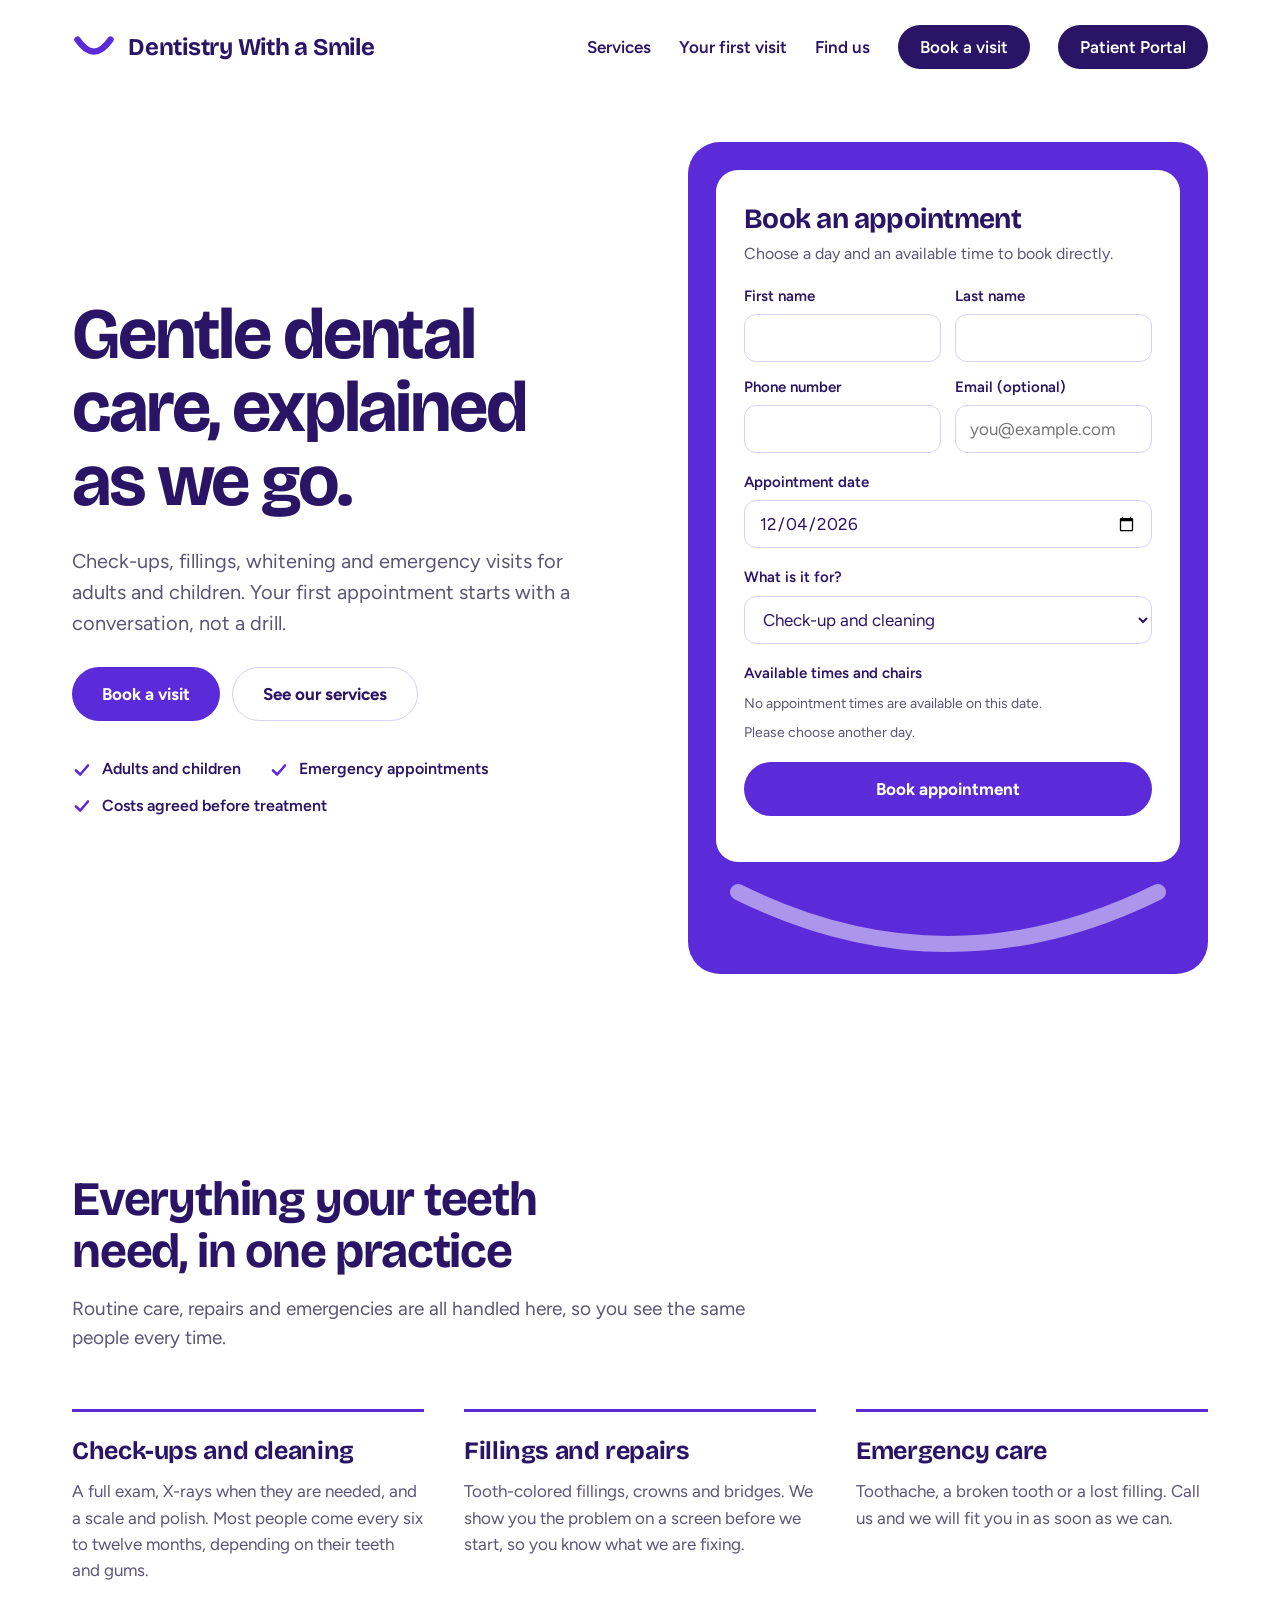
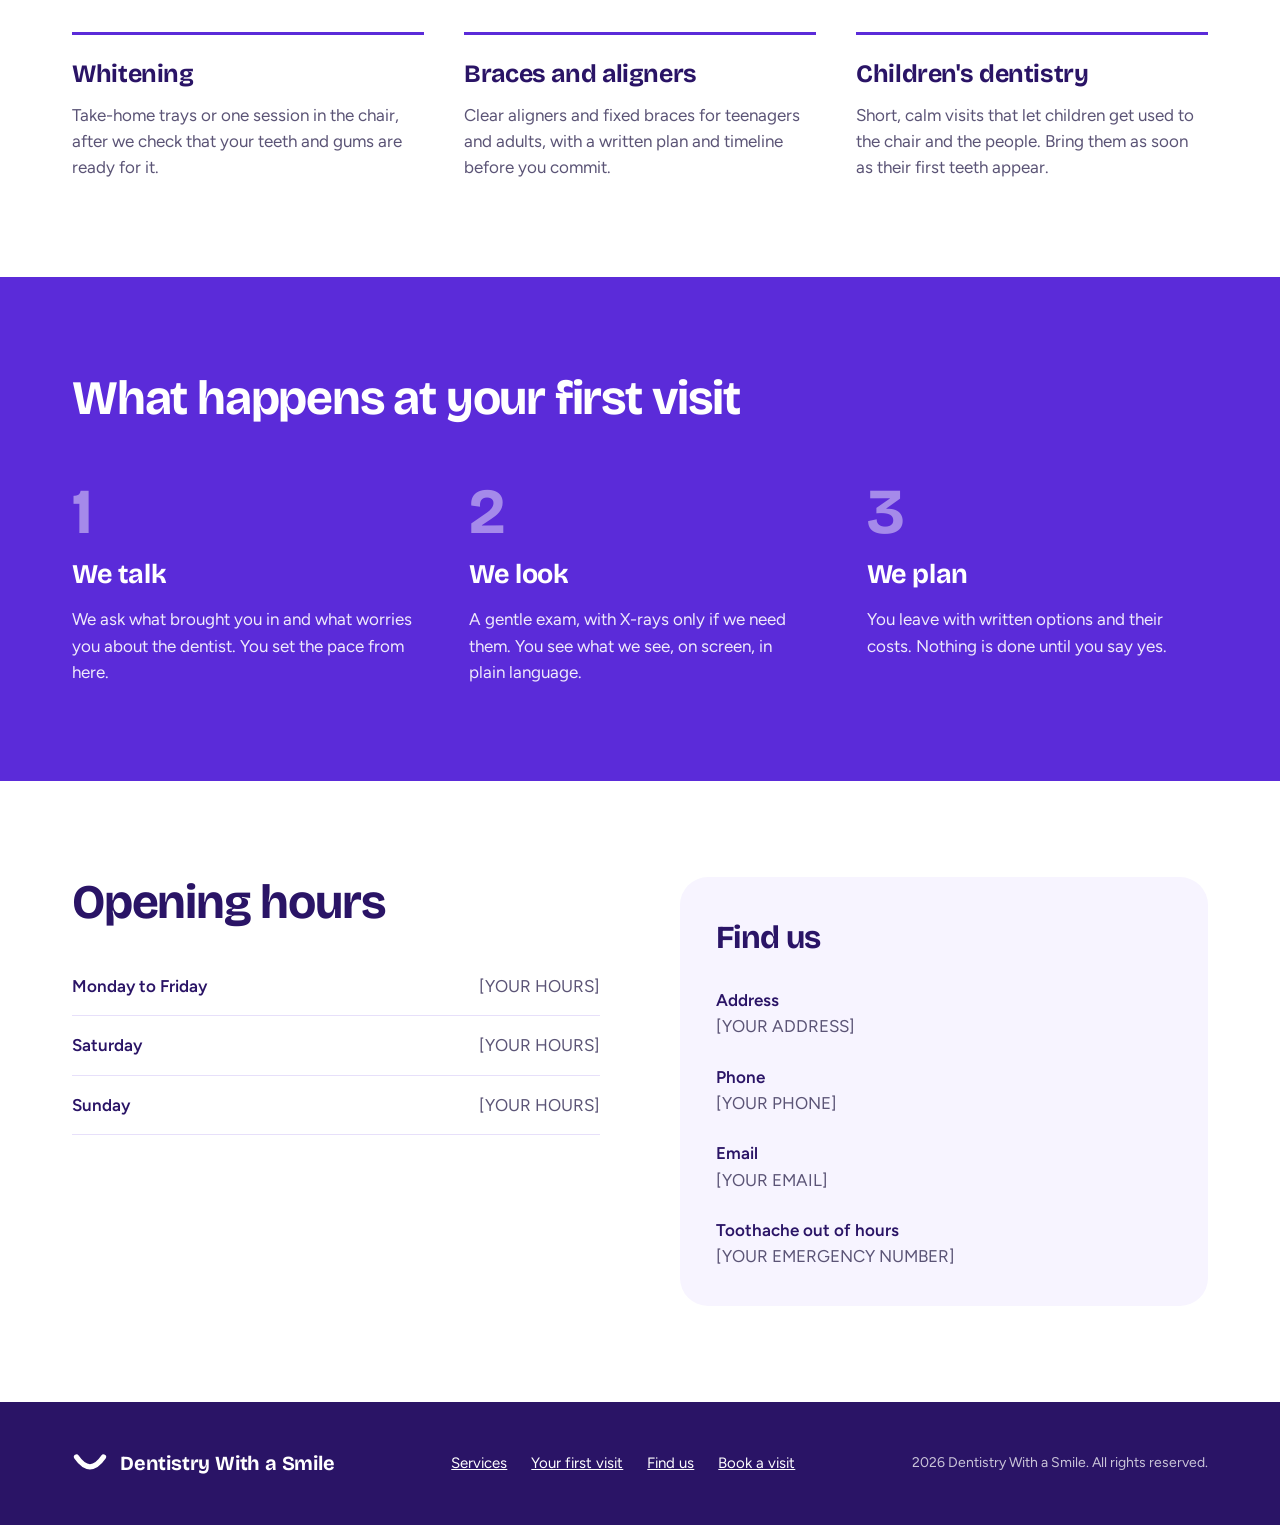
<file: Dental/index.html>
<!doctype html>
<html lang="en">
<head>
<meta charset="utf-8">
<meta name="viewport" content="width=device-width, initial-scale=1">
<title>Lilac Row Dental</title>
<link rel="stylesheet" href="styles/style.css">
<link rel="preconnect" href="https://fonts.googleapis.com">
<link rel="preconnect" href="https://fonts.gstatic.com" crossorigin>
<link rel="stylesheet" href="https://fonts.googleapis.com/css2?family=Bricolage+Grotesque:opsz,wght@12..96,500;12..96,700&family=Figtree:wght@400;500;600;700&display=swap">
<style>

</style>
</head>
<body>

<header>
  <div class="wrap header-inner">
    <a class="logo" href="#top">
      <svg viewBox="0 0 48 32" width="44" height="30" aria-hidden="true">
        <path d="M6 8 Q24 34 42 8" fill="none" stroke="#5B2BD9" stroke-width="7" stroke-linecap="round"></path>
      </svg>
      <span class="logo-name">Dentistry With a Smile</span>
    </a>
    <nav class="nav">
      <a href="#services">Services</a>
      <a href="#first-visit">Your first visit</a>
      <a href="#visit">Find us</a>
      <a class="nav-cta" href="#book">Book a visit</a>
      <a class="nav-cta" href="#patient-portal">Patient Portal</a>
    </nav>
  </div>
</header>

<main>
  <section id="top" class="hero">
    <div class="wrap hero-inner">
      <div class="hero-copy">
        <h1>Gentle dental care, explained as we go.</h1>
        <p class="hero-lead">Check-ups, fillings, whitening and emergency visits for adults and children. Your first appointment starts with a conversation, not a drill.</p>
        <div class="hero-actions">
          <a class="btn btn-primary" href="#book">Book a visit</a>
          <a class="btn btn-outline" href="#services">See our services</a>
        </div>
        <ul class="checks">
          <li>
            <svg viewBox="0 0 20 20" width="20" height="20" aria-hidden="true"><path d="M4 10.5 8.2 14.5 16 5.5" fill="none" stroke="#5B2BD9" stroke-width="2.6" stroke-linecap="round" stroke-linejoin="round"></path></svg>
            Adults and children
          </li>
          <li>
            <svg viewBox="0 0 20 20" width="20" height="20" aria-hidden="true"><path d="M4 10.5 8.2 14.5 16 5.5" fill="none" stroke="#5B2BD9" stroke-width="2.6" stroke-linecap="round" stroke-linejoin="round"></path></svg>
            Emergency appointments
          </li>
          <li>
            <svg viewBox="0 0 20 20" width="20" height="20" aria-hidden="true"><path d="M4 10.5 8.2 14.5 16 5.5" fill="none" stroke="#5B2BD9" stroke-width="2.6" stroke-linecap="round" stroke-linejoin="round"></path></svg>
            Costs agreed before treatment
          </li>
        </ul>
      </div>

      <div id="book" class="panel">
        <svg class="panel-arc" viewBox="0 0 520 90" aria-hidden="true">
          <path d="M50 14 Q260 118 470 14" fill="none" stroke="#FFFFFF" stroke-opacity="0.5" stroke-width="16" stroke-linecap="round"></path>
        </svg>
        <form class="card" id="booking-form">
          <div>
            <h2>Book an appointment</h2>
            <p class="sub">Choose a day and an available time to book directly.</p>
          </div>
          <div class="row">
            <div class="field">
              <label for="pt-fname">First name</label>
              <input class="input" id="pt-fname" type="text" autocomplete="given-name" maxlength="80" required>
            </div>
            <div class="field">
              <label for="pt-lname">Last name</label>
              <input class="input" id="pt-lname" type="text" autocomplete="family-name" maxlength="80" required>
            </div>
            <div class="field">
              <label for="pt-phone">Phone number</label>
              <input class="input" id="pt-phone" type="tel" autocomplete="tel" maxlength="20" required>
            </div>
            <div class="field">
              <label for="pt-email">Email (optional)</label>
              <input class="input" id="pt-email" type="email" autocomplete="email" maxlength="254" placeholder="you@example.com">
            </div>
          </div>
          <div class="field">
            <label for="pt-date">Appointment date</label>
            <input class="input" id="pt-date" type="date" required>
          </div>
          <div class="field">
            <label for="pt-service">What is it for?</label>
            <select class="input" id="pt-service">
              <option>Check-up and cleaning</option>
              <option>Toothache or something broken</option>
              <option>Filling or repair</option>
              <option>Whitening</option>
              <option>Braces or aligners</option>
              <option>My child's first visit</option>
            </select>
          </div>
          <fieldset class="group" aria-describedby="pt-availability-message">
            <legend class="group-label">Available times and chairs</legend>
            <p class="availability-message" id="pt-availability-message" aria-live="polite"></p>
            <div class="available-slots" id="pt-available-slots" role="group" aria-label="Available appointment slots"></div>
          </fieldset>
          <button class="btn btn-primary" id="pt-submit" type="submit">Book appointment</button>
          <p id="booking-status" class="status" role="status" aria-live="polite"></p>
        </form>
      </div>
    </div>
  </section>

  <section id="services" class="section">
    <div class="wrap services">
      <div class="section-head">
        <h2 class="h2">Everything your teeth need, in one practice</h2>
        <p>Routine care, repairs and emergencies are all handled here, so you see the same people every time.</p>
      </div>
      <div class="service-grid">
        <div class="service">
          <h3>Check-ups and cleaning</h3>
          <p>A full exam, X-rays when they are needed, and a scale and polish. Most people come every six to twelve months, depending on their teeth and gums.</p>
        </div>
        <div class="service">
          <h3>Fillings and repairs</h3>
          <p>Tooth-colored fillings, crowns and bridges. We show you the problem on a screen before we start, so you know what we are fixing.</p>
        </div>
        <div class="service">
          <h3>Emergency care</h3>
          <p>Toothache, a broken tooth or a lost filling. Call us and we will fit you in as soon as we can.</p>
        </div>
        <div class="service">
          <h3>Whitening</h3>
          <p>Take-home trays or one session in the chair, after we check that your teeth and gums are ready for it.</p>
        </div>
        <div class="service">
          <h3>Braces and aligners</h3>
          <p>Clear aligners and fixed braces for teenagers and adults, with a written plan and timeline before you commit.</p>
        </div>
        <div class="service">
          <h3>Children's dentistry</h3>
          <p>Short, calm visits that let children get used to the chair and the people. Bring them as soon as their first teeth appear.</p>
        </div>
      </div>
    </div>
  </section>

  <section id="first-visit" class="section steps-section">
    <div class="wrap steps-wrap">
      <h2 class="h2">What happens at your first visit</h2>
      <div class="steps">
        <div class="step">
          <span class="step-num">1</span>
          <h3>We talk</h3>
          <p>We ask what brought you in and what worries you about the dentist. You set the pace from here.</p>
        </div>
        <div class="step">
          <span class="step-num">2</span>
          <h3>We look</h3>
          <p>A gentle exam, with X-rays only if we need them. You see what we see, on screen, in plain language.</p>
        </div>
        <div class="step">
          <span class="step-num">3</span>
          <h3>We plan</h3>
          <p>You leave with written options and their costs. Nothing is done until you say yes.</p>
        </div>
      </div>
    </div>
  </section>

  <section id="visit" class="section">
    <div class="wrap visit-inner">
      <div class="hours">
        <h2 class="h2">Opening hours</h2>
        <dl>
          <div class="item"><dt>Monday to Friday</dt><dd>[YOUR HOURS]</dd></div>
          <div class="item"><dt>Saturday</dt><dd>[YOUR HOURS]</dd></div>
          <div class="item"><dt>Sunday</dt><dd>[YOUR HOURS]</dd></div>
        </dl>
      </div>
      <div class="contact">
        <h2>Find us</h2>
        <div><span class="label">Address</span><span class="value">[YOUR ADDRESS]</span></div>
        <div><span class="label">Phone</span><span class="value">[YOUR PHONE]</span></div>
        <div><span class="label">Email</span><span class="value">[YOUR EMAIL]</span></div>
        <div><span class="label">Toothache out of hours</span><span class="value">[YOUR EMERGENCY NUMBER]</span></div>
      </div>
    </div>
  </section>
</main>

<footer class="footer">
  <div class="wrap footer-inner">
    <div class="logo">
      <svg viewBox="0 0 48 32" width="36" height="24" aria-hidden="true">
        <path d="M6 8 Q24 34 42 8" fill="none" stroke="#FFFFFF" stroke-width="7" stroke-linecap="round"></path>
      </svg>
      <span class="logo-name">Dentistry With a Smile</span>
    </div>
    <nav>
      <a href="#services">Services</a>
      <a href="#first-visit">Your first visit</a>
      <a href="#visit">Find us</a>
      <a href="#book">Book a visit</a>
    </nav>
    <small>2026 Dentistry With a Smile. All rights reserved.</small>
  </div>
</footer>
<script src="Javascript/storage.js" defer></script>
<script src="Javascript/Booking.js" defer></script>
</body>
</html>
</file>
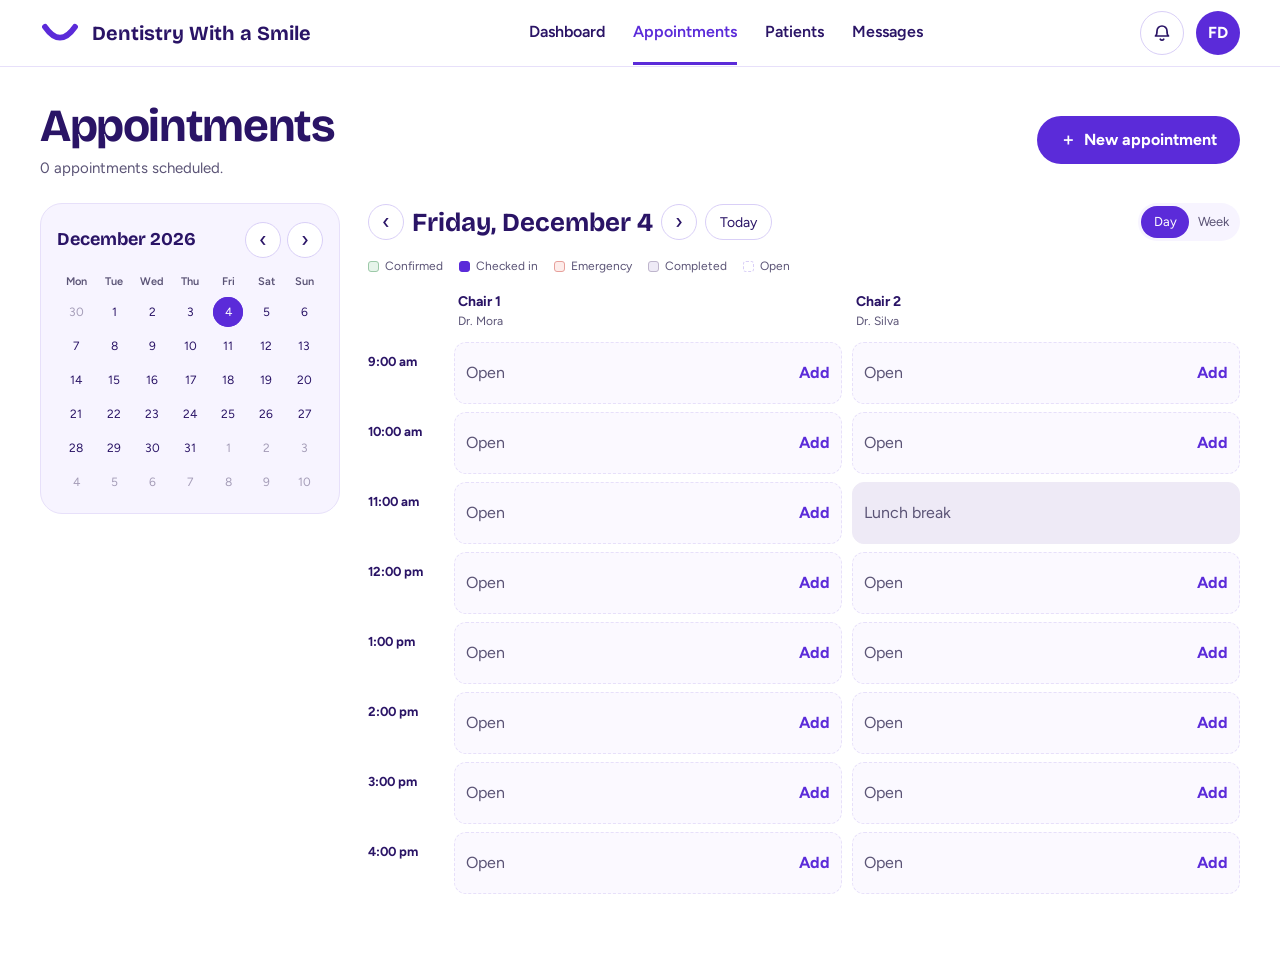
<file: Dental/appointments.html>
<!doctype html>
<html lang="en">
<head>
  <meta charset="utf-8">
  <meta name="viewport" content="width=device-width, initial-scale=1">
  <title>Appointments – Dentistry With a Smile</title>
  <link rel="preconnect" href="https://fonts.googleapis.com">
  <link rel="preconnect" href="https://fonts.gstatic.com" crossorigin>
  <link rel="stylesheet" href="https://fonts.googleapis.com/css2?family=Bricolage+Grotesque:opsz,wght@12..96,500;12..96,700&family=Figtree:wght@400;500;600;700&display=swap">
  <link rel="stylesheet" href="styles/appointments.css">
</head>
<body>
  <header class="topbar">
    <div class="topbar__inner">
      <a class="logo" href="index.html">
        <svg viewBox="0 0 48 32" width="40" height="27" aria-hidden="true">
          <path d="M6 8 Q24 34 42 8" fill="none" stroke="#5B2BD9" stroke-width="7" stroke-linecap="round"></path>
        </svg>
        <span class="logo__name">Dentistry With a Smile</span>
      </a>
      <nav class="nav" aria-label="Main">
        <a href="dashboard.html">Dashboard</a>
        <a class="is-active" href="appointments.html" aria-current="page">Appointments</a>
        <a href="patients.html">Patients</a>
        <a href="#">Messages</a>
      </nav>
      <div class="topbar__tools">
        <button class="icon-btn" type="button" aria-label="Notifications">
          <svg viewBox="0 0 20 20" width="20" height="20" fill="none" stroke="currentColor" stroke-width="1.7" stroke-linecap="round" stroke-linejoin="round" aria-hidden="true"><path d="M5 8a5 5 0 0 1 10 0c0 4 1.5 5 1.5 5h-13S5 12 5 8zM8.3 16.2a2 2 0 0 0 3.4 0"></path></svg>
        </button>
        <span class="avatar">FD</span>
      </div>
    </div>
  </header>

  <main class="page">
    <div class="page-head">
      <div>
        <h1>Appointments</h1>
        <p class="muted" id="appointment-summary"></p>
      </div>
      <button class="btn btn--primary" type="button" id="new-appointment">
        <span aria-hidden="true">＋</span> New appointment
      </button>
    </div>

    <div class="appointment-layout">
      <aside class="sidebar">
        <section class="panel calendar-panel" aria-label="Calendar">
          <div class="month-head">
            <h2 id="calendar-month"></h2>
            <div class="round-actions">
              <button type="button" class="round-btn" id="prev-month" aria-label="Previous month">‹</button>
              <button type="button" class="round-btn" id="next-month" aria-label="Next month">›</button>
            </div>
          </div>
          <div class="calendar-weekdays" aria-hidden="true">
            <span>Mon</span><span>Tue</span><span>Wed</span><span>Thu</span><span>Fri</span><span>Sat</span><span>Sun</span>
          </div>
          <div class="mini-calendar" id="mini-calendar"></div>
        </section>

      </aside>

      <section class="schedule-panel" aria-label="Appointment schedule">
        <div class="schedule-toolbar">
          <div class="date-navigation">
            <button type="button" class="round-btn" id="prev-day" aria-label="Previous day">‹</button>
            <h2 id="selected-date"></h2>
            <button type="button" class="round-btn" id="next-day" aria-label="Next day">›</button>
            <button type="button" class="today-btn" id="go-today">Today</button>
          </div>
          <div class="view-toggle" role="group" aria-label="Calendar view">
            <button type="button" class="is-active" id="day-view" aria-pressed="true">Day</button>
            <button type="button" id="week-view" aria-pressed="false">Week</button>
          </div>
        </div>

        <div class="legend" aria-label="Appointment status legend">
          <span><i class="legend-dot status-confirmed"></i>Confirmed</span>
          <span><i class="legend-dot status-checked-in"></i>Checked in</span>
          <span><i class="legend-dot status-emergency"></i>Emergency</span>
          <span><i class="legend-dot status-completed"></i>Completed</span>
          <span><i class="legend-dot status-open"></i>Open</span>
        </div>

        <div class="chair-grid-wrap" id="day-view-panel">
          <div class="chair-grid" id="day-grid"></div>
        </div>
        <div class="week-grid" id="week-view-panel" hidden></div>
      </section>
    </div>
  </main>

  <div class="modal-overlay" id="appointment-modal" hidden>
    <div class="modal" role="dialog" aria-modal="true" aria-labelledby="appointment-modal-title">
      <div class="modal-head">
        <h2 id="appointment-modal-title">New appointment</h2>
        <button type="button" class="modal-close" data-close-modal aria-label="Close">×</button>
      </div>
      <form id="appointment-form">
        <div class="field">
          <label for="appointment-patient">Patient name</label>
          <input id="appointment-patient" class="input" required maxlength="120" autocomplete="off" list="appointment-patients" placeholder="Choose or enter a patient">
          <datalist id="appointment-patients"></datalist>
        </div>
        <div class="field">
          <label for="appointment-service">Service / Treatment</label>
          <select id="appointment-service" class="input">
            <option>Check-up and cleaning</option>
            <option>Toothache or repair</option>
            <option>Broken tooth</option>
            <option>Whitening</option>
            <option>Aligner check</option>
            <option>Child's first visit</option>
            <option>Crown fitting</option>
          </select>
        </div>
        <div class="form-row">
          <div class="field">
            <label for="appointment-date">Date</label>
            <input id="appointment-date" class="input" type="date" required>
          </div>
          <div class="field">
            <label for="appointment-time">Time</label>
            <select id="appointment-time" class="input">
              <option>9:00 am</option>
              <option>10:00 am</option>
              <option>11:00 am</option>
              <option>12:00 pm</option>
              <option>1:00 pm</option>
              <option>2:00 pm</option>
              <option>3:00 pm</option>
              <option>4:00 pm</option>
            </select>
          </div>
        </div>
        <div class="form-row">
          <div class="field">
            <label for="appointment-chair">Chair</label>
            <select id="appointment-chair" class="input">
              <option value="1">Chair 1 – Dr. Mora</option>
              <option value="2">Chair 2 – Dr. Silva</option>
            </select>
          </div>
          <div class="field">
            <label for="appointment-status">Status</label>
            <select id="appointment-status" class="input">
              <option value="confirmed">Confirmed</option>
              <option value="checked-in">Checked in</option>
              <option value="emergency">Emergency</option>
              <option value="completed">Completed</option>
            </select>
          </div>
        </div>
        <p class="form-error" id="appointment-error" role="alert" hidden></p>
        <div class="modal-actions">
          <button type="submit" class="btn btn--primary">Save appointment</button>
          <button type="button" class="btn btn--outline" data-close-modal>Cancel</button>
        </div>
      </form>
    </div>
  </div>

  <div class="modal-overlay" id="manage-modal" hidden>
    <div class="modal" role="dialog" aria-modal="true" aria-labelledby="manage-title">
      <div class="modal-head">
        <h2 id="manage-title">Appointment details</h2>
        <button type="button" class="modal-close" data-close-modal aria-label="Close">×</button>
      </div>
      <div class="manage-details">
        <strong id="manage-patient"></strong>
        <span class="muted" id="manage-info"></span>
        <span id="manage-service"></span>
      </div>
      <div class="field">
        <label for="manage-status">Status</label>
        <select id="manage-status" class="input">
          <option value="confirmed">Confirmed</option>
          <option value="checked-in">Checked in</option>
          <option value="emergency">Emergency</option>
          <option value="completed">Completed</option>
        </select>
      </div>
      <div class="modal-actions">
        <button type="button" class="btn btn--primary" id="save-status">Save status</button>
        <button type="button" class="btn btn--danger" id="cancel-appointment">Cancel appointment</button>
        <button type="button" class="btn btn--outline" data-close-modal>Close</button>
      </div>
    </div>
  </div>
  <div class="toast" id="toast" role="status" hidden></div>

  <script src="Javascript/storage.js" defer></script>
  <script src="Javascript/appointments.js" defer></script>
</body>
</html>
</file>
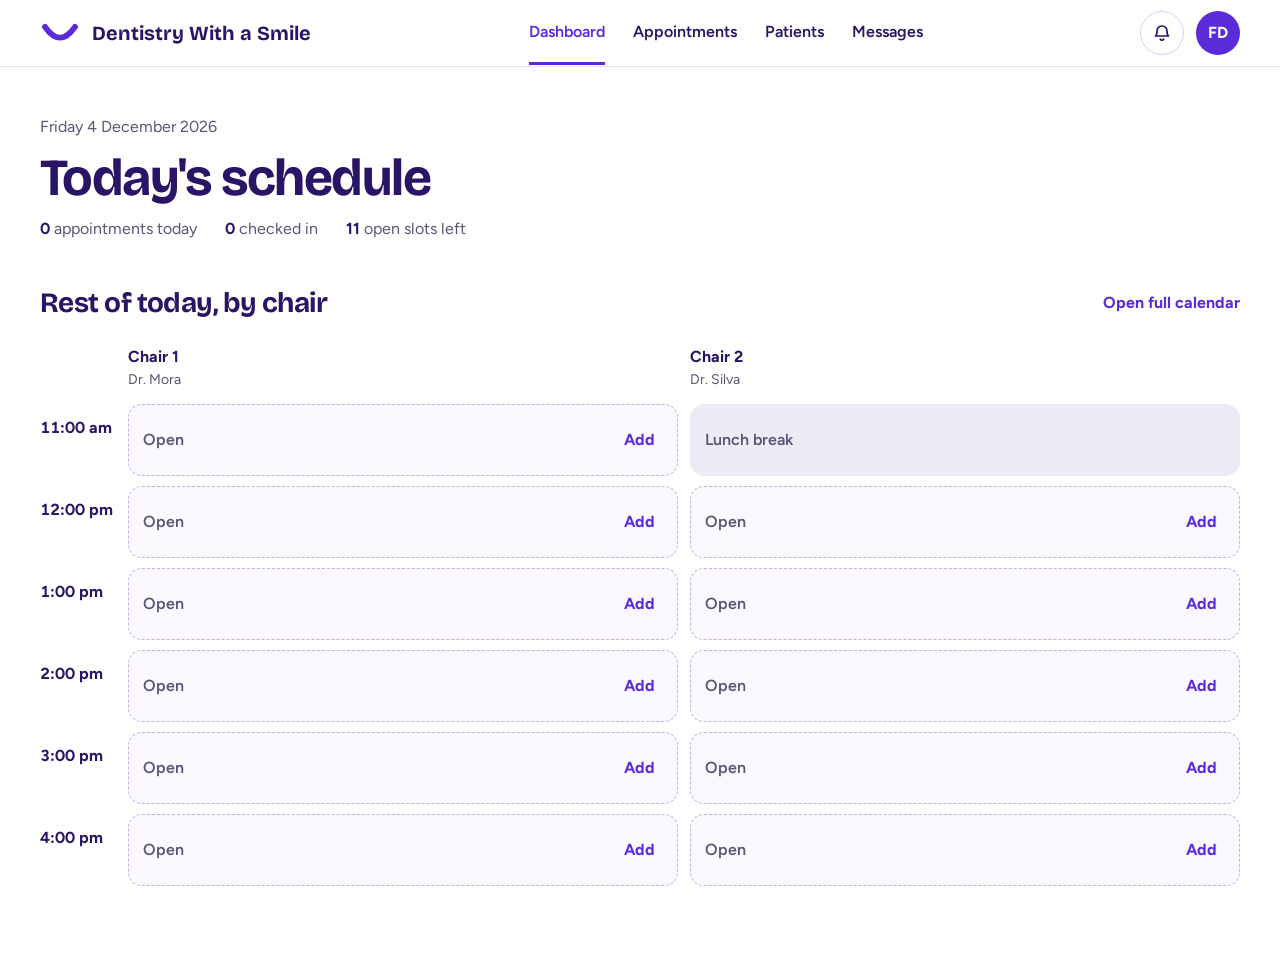
<file: Dental/dashboard.html>
<!doctype html>
<html lang="en">
<head>
  <meta charset="utf-8">
  <meta name="viewport" content="width=device-width, initial-scale=1">
  <title>Dentistry With a Smile Dashboard</title>
  <link rel="preconnect" href="https://fonts.googleapis.com">
  <link rel="preconnect" href="https://fonts.gstatic.com" crossorigin>
  <link rel="stylesheet" href="https://fonts.googleapis.com/css2?family=Bricolage+Grotesque:opsz,wght@12..96,500;12..96,700&family=Figtree:wght@400;500;600;700&display=swap">
  <link rel="stylesheet" href="styles/dashboard.css">
</head>
<body>

  <header class="topbar">
    <div class="topbar__inner">
      <a class="logo" href="index.html">
        <svg viewBox="0 0 48 32" width="40" height="27" aria-hidden="true">
          <path d="M6 8 Q24 34 42 8" fill="none" stroke="#5B2BD9" stroke-width="7" stroke-linecap="round"></path>
        </svg>
        <span class="logo__name">Dentistry With a Smile</span>
      </a>
      <nav class="nav" aria-label="Main">
        <a class="is-active" href="#" aria-current="page">Dashboard</a>
        <a href="appointments.html">Appointments</a>
        <a href="patients.html">Patients</a>
        <a href="#">Messages</a>
      </nav>
      <div class="topbar__tools">
        <button class="icon-btn" type="button" aria-label="Notifications">
          <svg viewBox="0 0 20 20" width="20" height="20" fill="none" stroke="currentColor" stroke-width="1.7" stroke-linecap="round" stroke-linejoin="round" aria-hidden="true"><path d="M5 8a5 5 0 0 1 10 0c0 4 1.5 5 1.5 5h-13S5 12 5 8zM8.3 16.2a2 2 0 0 0 3.4 0"></path></svg>
        </button>
        <span class="avatar">FD</span>
      </div>
    </div>
  </header>

  <main class="page">

    <div class="intro">
      <span class="muted" id="today">Monday 16 November 2026</span>
      <h1>Today's schedule</h1>
      <p class="stats">
        <span><strong id="stat-appointments">0</strong> appointments today</span>
        <span><strong id="stat-checkedin">0</strong> checked in</span>
        <span><strong id="stat-openslots">0</strong> open slots left</span>
      </p>
    </div>

    <div class="columns">

      <section class="day" aria-label="Rest of today">
        <div class="day__head">
          <h2>Rest of today, by chair</h2>
          <a class="link" href="#">Open full calendar</a>
        </div>

        <div class="table-wrap">
          <div class="chair-grid" id="chair-grid">
            <!-- Dynamically rendered by dashboard.js -->
          </div>
        </div>
      </section>

    </div>
  </main>

  <!-- ============ BOOK OPEN SLOT MODAL ============ -->
  <div class="modal-overlay" id="modal-book-slot" hidden>
    <div class="modal modal--booking" role="dialog" aria-labelledby="book-slot-title" aria-modal="true">
      <div class="modal__head">
        <h2 id="book-slot-title">Book appointment</h2>
        <button class="modal__close" type="button" id="close-book-modal" aria-label="Close">✕</button>
      </div>
      <form id="form-book-slot">
        <h3 class="modal__section-title">Personal information</h3>
        <div class="modal__row">
          <div class="modal__field">
            <label for="slot-patient-first-name">First name</label>
            <input class="modal__input" type="text" id="slot-patient-first-name" autocomplete="given-name" maxlength="80" required>
          </div>
          <div class="modal__field">
            <label for="slot-patient-last-name">Last name</label>
            <input class="modal__input" type="text" id="slot-patient-last-name" autocomplete="family-name" maxlength="80" required>
          </div>
        </div>
        <div class="modal__row">
          <div class="modal__field">
            <label for="slot-patient-phone">Phone number</label>
            <input class="modal__input" type="tel" id="slot-patient-phone" autocomplete="tel" placeholder="+63 912 345 6789" maxlength="20" required>
          </div>
          <div class="modal__field">
            <label for="slot-patient-email">Email</label>
            <input class="modal__input" type="email" id="slot-patient-email" autocomplete="email" maxlength="254" placeholder="patient@email.com">
          </div>
        </div>
        <h3 class="modal__section-title">Appointment details</h3>
        <div class="modal__field">
          <label for="slot-service">Service / Treatment</label>
          <select class="modal__input" id="slot-service">
            <option>Check-up and cleaning</option>
            <option>Toothache or repair</option>
            <option>Broken tooth</option>
            <option>Whitening</option>
            <option>Aligner check</option>
            <option>Child's first visit</option>
            <option>Crown fitting</option>
          </select>
        </div>
        <div class="modal__field">
          <label for="slot-note">Front desk note</label>
          <textarea class="modal__input modal__textarea" id="slot-note" maxlength="500" placeholder="Any notes about the patient…"></textarea>
        </div>
        <div class="modal__field">
          <label for="slot-status">Status</label>
          <select class="modal__input" id="slot-status">
            <option value="confirmed">Confirmed</option>
            <option value="emergency">Emergency</option>
            <option value="checked-in">Checked in</option>
          </select>
        </div>
        <div class="modal__actions">
          <button class="btn btn--primary" type="submit">Save appointment</button>
          <button class="btn btn--outline" type="button" id="cancel-book-modal">Cancel</button>
        </div>
      </form>
    </div>
  </div>

  <!-- ============ MANAGE BOOKED SLOT MODAL ============ -->
  <div class="modal-overlay" id="modal-manage-slot" hidden>
    <div class="modal" role="dialog" aria-labelledby="manage-slot-title" aria-modal="true">
      <div class="modal__head">
        <h2 id="manage-slot-title">Appointment details</h2>
        <button class="modal__close" type="button" id="close-manage-modal" aria-label="Close">✕</button>
      </div>
      <div style="display: flex; flex-direction: column; gap: 8px;">
        <div style="display: flex; align-items: center; justify-content: space-between;">
          <h3 id="manage-patient-name" style="font-size: 20px;">Patient Name</h3>
          <span id="manage-patient-status" class="pill pill--green">Confirmed</span>
        </div>
        <p class="muted" id="manage-slot-info" style="font-size: 14px;">11:00 am • Chair 1 (Dr. Mora)</p>
        <p style="font-weight: 600;" id="manage-service-name">Whitening</p>
      </div>
      <div class="modal__actions">
        <button class="btn btn--primary" type="button" id="btn-checkin-slot">Check in patient</button>
        <button class="btn btn--danger" type="button" id="btn-cancel-slot">Cancel appointment</button>
        <button class="btn btn--outline" type="button" id="btn-close-manage">Close</button>
      </div>
    </div>
  </div>

  <script src="Javascript/storage.js" defer></script>
  <script src="Javascript/dashboard.js" defer></script>
</body>
</html>
</file>
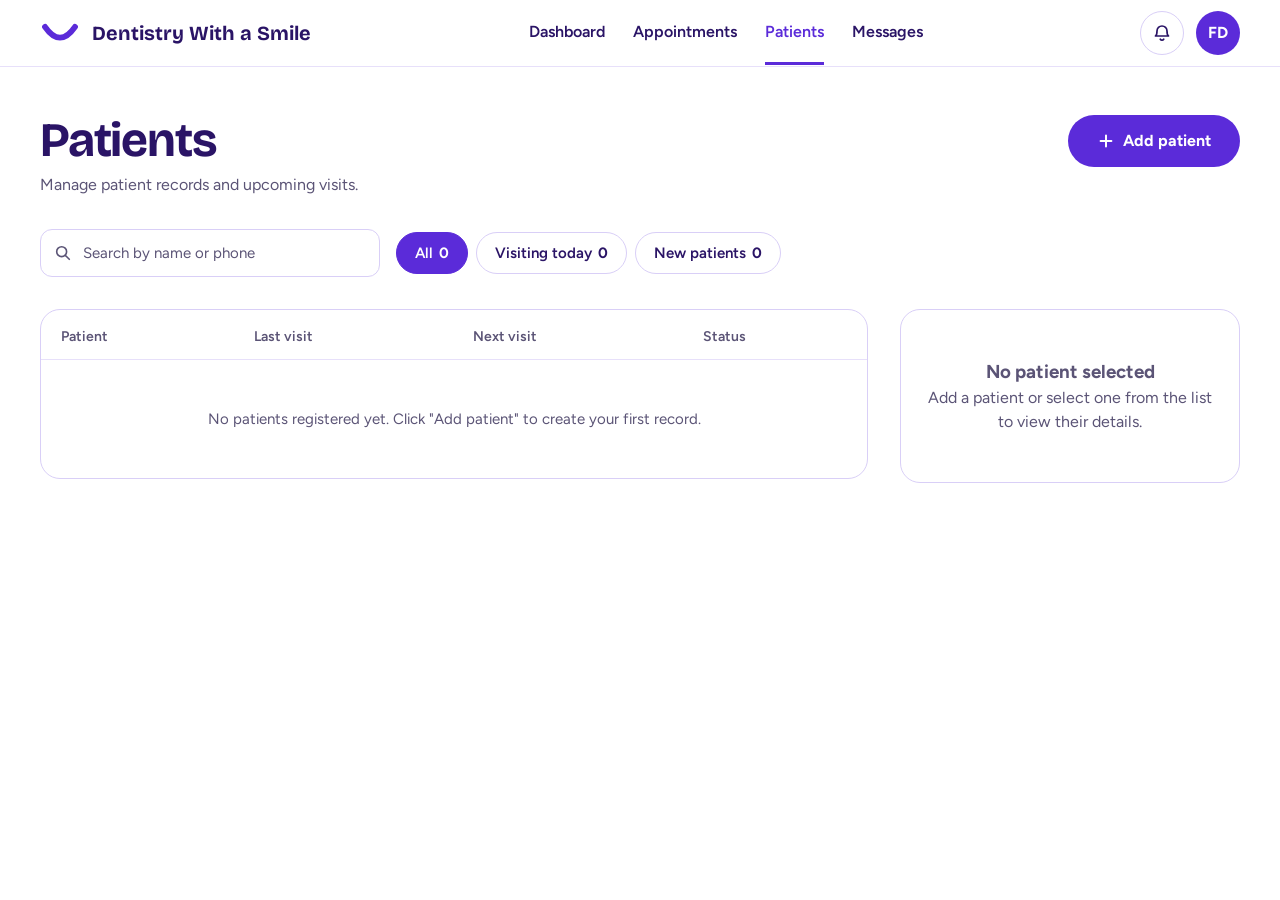
<file: Dental/patients.html>
<!doctype html>
<html lang="en">
<head>
  <meta charset="utf-8">
  <meta name="viewport" content="width=device-width, initial-scale=1">
  <title>Patients – Dentistry With a Smile</title>
  <link rel="preconnect" href="https://fonts.googleapis.com">
  <link rel="preconnect" href="https://fonts.gstatic.com" crossorigin>
  <link rel="stylesheet" href="https://fonts.googleapis.com/css2?family=Bricolage+Grotesque:opsz,wght@12..96,500;12..96,700&family=Figtree:wght@400;500;600;700&display=swap">
  <link rel="stylesheet" href="styles/patient-tab.css">
</head>
<body>

  <!-- ============ TOP BAR ============ -->
  <header class="topbar">
    <div class="topbar__inner">
      <a class="logo" href="index.html">
        <svg viewBox="0 0 48 32" width="40" height="27" aria-hidden="true">
          <path d="M6 8 Q24 34 42 8" fill="none" stroke="#5B2BD9" stroke-width="7" stroke-linecap="round"></path>
        </svg>
        <span class="logo__name">Dentistry With a Smile</span>
      </a>
      <nav class="nav" aria-label="Main">
        <a href="dashboard.html">Dashboard</a>
        <a href="appointments.html">Appointments</a>
        <a class="is-active" href="patients.html" aria-current="page">Patients</a>
        <a href="#">Messages</a>
      </nav>
      <div class="topbar__tools">
        <button class="icon-btn" type="button" aria-label="Notifications">
          <svg viewBox="0 0 20 20" width="20" height="20" fill="none" stroke="currentColor" stroke-width="1.7" stroke-linecap="round" stroke-linejoin="round" aria-hidden="true"><path d="M5 8a5 5 0 0 1 10 0c0 4 1.5 5 1.5 5h-13S5 12 5 8zM8.3 16.2a2 2 0 0 0 3.4 0"></path></svg>
        </button>
        <span class="avatar">FD</span>
      </div>
    </div>
  </header>

  <!-- ============ MAIN ============ -->
  <main class="page">

    <!-- Heading row -->
    <div class="page-head">
      <div class="page-head__text">
        <h1>Patients</h1>
        <p class="muted">Manage patient records and upcoming visits.</p>
      </div>
      <button class="btn btn--primary btn--add" type="button" id="add-patient-btn">
        <svg viewBox="0 0 20 20" width="18" height="18" fill="none" stroke="currentColor" stroke-width="2.2" stroke-linecap="round" aria-hidden="true"><path d="M10 4v12M4 10h12"></path></svg>
        Add patient
      </button>
    </div>

    <!-- Search + filter chips -->
    <div class="toolbar">
      <div class="search-box">
        <svg class="search-box__icon" viewBox="0 0 20 20" width="18" height="18" fill="none" stroke="#5B5476" stroke-width="1.8" stroke-linecap="round" stroke-linejoin="round" aria-hidden="true"><circle cx="8.5" cy="8.5" r="5.5"></circle><path d="M13 13l4 4"></path></svg>
        <input class="search-box__input" type="search" id="patient-search" placeholder="Search by name or phone" autocomplete="off">
      </div>
      <div class="filter-chips" id="filter-chips">
        <button class="fchip is-active" data-filter="all" type="button">All <span class="fchip__count" id="count-all">8</span></button>
        <button class="fchip" data-filter="today" type="button">Visiting today <span class="fchip__count" id="count-today">5</span></button>
        <button class="fchip" data-filter="new" type="button">New patients <span class="fchip__count" id="count-new">2</span></button>
      </div>
    </div>

    <!-- Content area: table + detail panel -->
    <div class="content">

      <!-- Patient list / table -->
      <div class="patient-table-wrap">
        <table class="patient-table" id="patient-table">
          <thead>
            <tr>
              <th>Patient</th>
              <th>Last visit</th>
              <th>Next visit</th>
              <th>Status</th>
            </tr>
          </thead>
          <tbody id="patient-tbody">
            <!-- Filled by patients.js -->
          </tbody>
        </table>
      </div>

      <!-- Detail panel (right side) -->
      <aside class="detail-panel" id="detail-panel" hidden>
        <!-- Filled by patients.js -->
      </aside>

    </div>

  </main>

  <!-- ============ ADD PATIENT MODAL ============ -->
  <div class="modal-overlay" id="modal-overlay" hidden>
    <div class="modal" role="dialog" aria-labelledby="modal-title" aria-modal="true">

      <!-- Modal header -->
      <div class="modal__header">
        <h2 id="modal-title">Add patient</h2>
        <button class="modal__close" type="button" id="modal-close-btn" aria-label="Close">
          <svg viewBox="0 0 20 20" width="20" height="20" fill="none" stroke="currentColor" stroke-width="2" stroke-linecap="round" aria-hidden="true"><path d="M5 5l10 10M15 5L5 15"></path></svg>
        </button>
      </div>

      <!-- Modal body / form -->
      <form class="modal__body" id="add-patient-form" novalidate>

        <!-- Personal info -->
        <h3 class="modal__section-title">Personal information</h3>
        <div class="modal__row">
          <div class="modal__field">
            <label for="ap-fname">First name</label>
            <input class="modal__input" id="ap-fname" type="text" autocomplete="given-name" maxlength="80" required>
          </div>
          <div class="modal__field">
            <label for="ap-lname">Last name</label>
            <input class="modal__input" id="ap-lname" type="text" autocomplete="family-name" maxlength="80" required>
          </div>
        </div>
        <div class="modal__row">
          <div class="modal__field">
            <label for="ap-phone">Phone number</label>
            <input class="modal__input" id="ap-phone" type="tel" autocomplete="tel" placeholder="+63 912 345 6789" maxlength="20" required>
          </div>
          <div class="modal__field">
            <label for="ap-email">Email</label>
            <input class="modal__input" id="ap-email" type="email" autocomplete="email" maxlength="254" placeholder="patient@email.com">
          </div>
        </div>

        <!-- Appointment details -->
        <h3 class="modal__section-title">Appointment details</h3>
        <div class="modal__row">
          <div class="modal__field">
            <label for="ap-service">What is it for?</label>
            <select class="modal__input" id="ap-service">
              <option>Check-up and cleaning</option>
              <option>Toothache or something broken</option>
              <option>Filling or repair</option>
              <option>Whitening</option>
              <option>Braces or aligners</option>
              <option>My child's first visit</option>
            </select>
          </div>
          <div class="modal__field">
            <label for="ap-dentist">Dentist</label>
            <select class="modal__input" id="ap-dentist">
              <option>Dr. Mora</option>
              <option>Dr. Silva</option>
            </select>
          </div>
        </div>

        <div class="modal__field">
          <span class="modal__label">Preferred day</span>
          <div class="modal__chips" id="ap-day-chips">
            <button class="modal__chip" type="button" aria-pressed="false">Mon</button>
            <button class="modal__chip" type="button" aria-pressed="true">Tue</button>
            <button class="modal__chip" type="button" aria-pressed="false">Wed</button>
            <button class="modal__chip" type="button" aria-pressed="false">Thu</button>
            <button class="modal__chip" type="button" aria-pressed="false">Fri</button>
            <button class="modal__chip" type="button" aria-pressed="false">Sat</button>
          </div>
        </div>

        <div class="modal__row">
          <div class="modal__field">
            <label for="ap-time">Preferred time</label>
            <select class="modal__input" id="ap-time">
              <option>9:00 am</option>
              <option>10:00 am</option>
              <option>11:00 am</option>
              <option>12:00 pm</option>
              <option>1:00 pm</option>
              <option>2:00 pm</option>
              <option>3:00 pm</option>
              <option>4:00 pm</option>
            </select>
          </div>
          <div class="modal__field">
            <label for="ap-chair">Chair</label>
            <select class="modal__input" id="ap-chair">
              <option>Chair 1</option>
              <option>Chair 2</option>
            </select>
          </div>
        </div>

        <!-- Note -->
        <div class="modal__field">
          <label for="ap-note">Front desk note</label>
          <textarea class="modal__input modal__textarea" id="ap-note" maxlength="500" placeholder="Any notes about the patient…"></textarea>
        </div>

        <!-- Error message -->
        <p class="modal__error" id="ap-error" hidden></p>

        <!-- Actions -->
        <div class="modal__actions">
          <button class="btn btn--primary" type="submit">
            <svg viewBox="0 0 20 20" width="16" height="16" fill="none" stroke="currentColor" stroke-width="2.2" stroke-linecap="round" aria-hidden="true"><path d="M10 4v12M4 10h12"></path></svg>
            Add patient
          </button>
          <button class="btn btn--outline" type="button" id="modal-cancel-btn">Cancel</button>
        </div>
      </form>

    </div>
  </div>

  <!-- Toast -->
  <div class="toast" id="toast" role="status" hidden></div>

  <script src="Javascript/storage.js" defer></script>
  <script src="Javascript/patients.js" defer></script>
</body>
</html>
</file>
<file: Dental/styles/style.css>
:root {
  --violet: #5B2BD9;
  --ink: #2A1466;
  --muted: #5B5476;
  --tint: #F7F4FF;
  --line: #D9CFF7;
  --line-soft: #E7E0FA;
  --white: #FFFFFF;
  --display: 'Bricolage Grotesque', system-ui, sans-serif;
  --body: 'Figtree', system-ui, sans-serif;
}

* { box-sizing: border-box; }
html { scroll-behavior: smooth; }
body {
  margin: 0;
  background: var(--white);
  color: var(--ink);
  font-family: var(--body);
  font-size: 17px;
  line-height: 1.55;
}
a { color: inherit; }
a:focus-visible, button:focus-visible, input:focus-visible, select:focus-visible {
  outline: 3px solid #9B7BFF;
  outline-offset: 2px;
}
h1, h2, h3 { margin: 0; font-family: var(--display); font-weight: 700; }
p { margin: 0; }

.wrap {
  max-width: 1200px;
  margin: 0 auto;
  padding-left: max(32px, env(safe-area-inset-left, 0px));
  padding-right: max(32px, env(safe-area-inset-right, 0px));
}
.section { padding-block: 96px; }
.h2 {
  font-size: clamp(32px, 4.4vw, 48px);
  line-height: 1.08;
  letter-spacing: -0.025em;
  text-wrap: balance;
}

/* Buttons */
.btn {
  display: inline-flex;
  align-items: center;
  justify-content: center;
  min-height: 54px;
  padding: 0 30px;
  border-radius: 999px;
  font: inherit;
  font-weight: 700;
  font-size: 17px;
  text-decoration: none;
  cursor: pointer;
  border: 0;
}
.btn:hover { opacity: 0.; transform: translateY(-1px); }
.btn-primary { background: var(--violet); color: var(--white); }
.btn-outline { border: 1.5px solid var(--line); color: var(--ink); background: transparent; }

/* Header */
.header-inner {
  display: flex;
  flex-wrap: wrap;
  align-items: center;
  justify-content: space-between;
  gap: 16px 32px;
  padding-block: 24px;
}
.logo { display: flex; align-items: center; gap: 12px; text-decoration: none; }
.logo-name { font-family: var(--display); font-weight: 700; font-size: 24px; letter-spacing: -0.01em; }
.nav { display: flex; flex-wrap: wrap; align-items: center; gap: 8px 28px; font-weight: 600; }
.nav a { text-decoration: none; padding: 10px 0; }
.nav .nav-cta {
  display: inline-flex;
  align-items: center;
  min-height: 44px;
  padding: 0 22px;
  border-radius: 999px;
  background: var(--ink);
  color: var(--white);
}

.nav-cta:hover{ opacity: 0.8; transform: translateY(-1px); }

/* Hero */
.hero { padding: 48px 0 104px; }
.hero-inner { display: flex; flex-wrap: wrap; align-items: center; gap: 56px; }
.hero-copy { flex: 1 1 480px; min-width: 0; display: flex; flex-direction: column; gap: 28px; }
.hero h1 {
  font-size: clamp(42px, 6vw, 72px);
  line-height: 1.02;
  letter-spacing: -0.03em;
  text-wrap: balance;
}
.hero-lead { max-width: 520px; font-size: 20px; color: var(--muted); }
.hero-actions { display: flex; flex-wrap: wrap; gap: 12px; }
.checks {
  list-style: none;
  margin: 8px 0 0;
  padding: 0;
  display: flex;
  flex-wrap: wrap;
  gap: 12px 28px;
  font-weight: 600;
  font-size: 16px;
}
.checks li { display: flex; align-items: center; gap: 10px; }

/* Booking panel */
.panel {
  flex: 1 1 440px;
  min-width: 0;
  position: relative;
  overflow: hidden;
  border-radius: 32px;
  background: var(--violet);
  padding: 28px 28px 112px;
}
.panel-arc {
  position: absolute;
  left: 0;
  bottom: 6px;
  width: 100%;
  height: auto;
  display: block;
}
.card {
  position: relative;
  background: var(--white);
  border-radius: 22px;
  padding: 28px;
  display: flex;
  flex-direction: column;
  gap: 18px;
}
.card h2 { font-size: 28px; letter-spacing: -0.02em; }
.card .sub { font-size: 16px; color: var(--muted); }
.row { display: flex; flex-wrap: wrap; gap: 14px; }
.field { flex: 1 1 160px; min-width: 0; display: flex; flex-direction: column; gap: 6px; }
.card > .field { flex: none; }
.field label, .group-label { font-weight: 600; font-size: 15px; }
.group legend { padding: 0; margin-bottom: 8px; }
.input {
  width: 100%;
  min-height: 48px;
  padding: 0 14px;
  border-radius: 12px;
  border: 1.5px solid var(--line);
  background: var(--white);
  color: var(--ink);
  font: inherit;
}
.group { display: flex; flex-direction: column; gap: 8px; border: 0; padding: 0; margin: 0; min-width: 0; }
.chips { display: flex; flex-wrap: wrap; gap: 8px; }
.chip {
  min-height: 44px;
  padding: 0 18px;
  border-radius: 999px;
  border: 1.5px solid var(--line);
  background: var(--white);
  color: var(--ink);
  font: inherit;
  font-weight: 600;
  font-size: 16px;
  cursor: pointer;
}
.chip[aria-pressed="true"] { background: var(--violet); border-color: var(--violet); color: var(--white); }
.availability-message { color: var(--muted); font-size: 14px; }
.available-slots { display: grid; grid-template-columns: repeat(auto-fit, minmax(170px, 1fr)); gap: 8px; }
.available-slot {
  min-height: 44px;
  padding: 8px 12px;
  border: 1.5px solid var(--line);
  border-radius: 12px;
  background: var(--white);
  color: var(--ink);
  font: inherit;
  font-size: 14px;
  font-weight: 600;
  text-align: left;
  cursor: pointer;
}
.available-slot:hover { border-color: var(--violet); }
.available-slot[aria-pressed="true"] { border-color: var(--violet); background: var(--tint); color: var(--violet); }
.available-slots__empty { grid-column: 1 / -1; margin: 0; color: var(--muted); font-size: 14px; }

/* Services */
.section-head { display: flex; flex-direction: column; gap: 16px; max-width: 680px; }
.section-head p { font-size: 19px; color: var(--muted); }
.services { display: flex; flex-direction: column; gap: 56px; }
.service-grid { display: flex; flex-wrap: wrap; gap: 48px 40px; }
.service {
  flex: 1 1 300px;
  min-width: 0;
  border-top: 3px solid var(--violet);
  padding-top: 20px;
  display: flex;
  flex-direction: column;
  gap: 8px;
}
.service h3 { font-size: 25px; letter-spacing: -0.015em; }
.service p { color: var(--muted); }

/* First visit */
.steps-section { background: var(--violet); color: var(--white); }
.steps-wrap { display: flex; flex-direction: column; gap: 56px; }
.steps-wrap .h2 { max-width: 700px; }
.steps { display: flex; flex-wrap: wrap; gap: 48px 56px; }
.step { flex: 1 1 280px; min-width: 0; display: flex; flex-direction: column; gap: 10px; }
.step-num { font-family: var(--display); font-weight: 700; font-size: 64px; line-height: 1; color: rgba(255, 255, 255, 0.45); }
.step h3 { font-size: 27px; letter-spacing: -0.015em; }
.step p { color: rgba(255, 255, 255, 0.9); }

/* Visit */
.visit-inner { display: flex; flex-wrap: wrap; gap: 56px 80px; }
.hours { flex: 1 1 400px; min-width: 0; display: flex; flex-direction: column; gap: 28px; }
.hours dl { margin: 0; display: flex; flex-direction: column; }
.hours .item { display: flex; justify-content: space-between; gap: 16px; padding: 16px 0; border-bottom: 1.5px solid var(--line-soft); }
.hours dt { font-weight: 600; }
.hours dd { margin: 0; color: var(--muted); }
.contact {
  flex: 1 1 400px;
  min-width: 0;
  background: var(--tint);
  border-radius: 28px;
  padding: 36px;
  display: flex;
  flex-direction: column;
  gap: 24px;
}
.contact h2 { font-size: 32px; letter-spacing: -0.02em; }
.contact .label { display: block; font-weight: 600; }
.contact .value { display: block; color: var(--muted); }

/* Footer */
.footer { background: var(--ink); color: var(--white); }
.footer-inner {
  display: flex;
  flex-wrap: wrap;
  align-items: center;
  justify-content: space-between;
  gap: 16px 32px;
  padding-block: 40px;
}
.footer .logo-name { font-size: 20px; }
.footer nav { display: flex; flex-wrap: wrap; gap: 8px 24px; font-size: 15px; }
.footer nav a { padding: 10px 0; }
.footer small { font-size: 14px; color: rgba(255, 255, 255, 0.75); }

@media (prefers-reduced-motion: reduce) {
  html { scroll-behavior: auto; }
}
</file>
<file: Dental/styles/appointments.css>
:root {
  --violet: #5B2BD9;
  --ink: #2A1466;
  --muted: #5B5476;
  --tint: #F7F4FF;
  --line: #D9CFF7;
  --line-soft: #E7E0FA;
  --white: #FFFFFF;
  --red: #B3261E;
  --red-bg: #FDECEA;
  --green: #1B6E3A;
  --green-bg: #E6F4EA;
  --grey-bg: #EEEAF6;
  --display: 'Bricolage Grotesque', system-ui, sans-serif;
  --body: 'Figtree', system-ui, sans-serif;
}

* { box-sizing: border-box; }
body {
  margin: 0;
  background: var(--white);
  color: var(--ink);
  font: 16px/1.5 var(--body);
}
h1, h2, p { margin: 0; }
button, input, select { font: inherit; }
button:focus-visible, a:focus-visible, input:focus-visible, select:focus-visible {
  outline: 3px solid #9B7BFF;
  outline-offset: 2px;
}
.muted { color: var(--muted); }

.topbar { border-bottom: 1.5px solid var(--line-soft); }
.topbar__inner {
  max-width: 1320px;
  margin: 0 auto;
  padding: 0 40px;
  display: flex;
  flex-wrap: wrap;
  align-items: center;
  justify-content: space-between;
  gap: 8px 32px;
}
.logo { display: flex; align-items: center; gap: 12px; padding: 18px 0; color: inherit; text-decoration: none; }
.logo__name { font-family: var(--display); font-size: 20px; font-weight: 700; }
.nav { display: flex; flex-wrap: wrap; gap: 0 28px; font-weight: 600; }
.nav a {
  display: inline-flex;
  align-items: center;
  min-height: 64px;
  border-bottom: 3px solid transparent;
  color: inherit;
  text-decoration: none;
}
.nav a.is-active { color: var(--violet); border-bottom-color: var(--violet); }
.topbar__tools { display: flex; align-items: center; gap: 12px; padding: 10px 0; }
.icon-btn, .avatar {
  width: 44px;
  height: 44px;
  display: inline-flex;
  align-items: center;
  justify-content: center;
  border-radius: 999px;
}
.icon-btn { border: 1.5px solid var(--line); background: var(--white); color: var(--ink); cursor: pointer; }
.avatar { background: var(--violet); color: var(--white); font-weight: 700; }

.page { max-width: 1320px; margin: 0 auto; padding: 34px 40px 64px; }
.page-head { display: flex; align-items: center; justify-content: space-between; gap: 20px; margin-bottom: 24px; }
.page-head h1 {
  font: 700 clamp(34px, 4vw, 46px)/1.08 var(--display);
  letter-spacing: -0.03em;
}
.page-head p { margin-top: 6px; color: var(--muted); font-size: 15px; }
.btn {
  min-height: 48px;
  display: inline-flex;
  align-items: center;
  justify-content: center;
  gap: 8px;
  padding: 0 22px;
  border: 1.5px solid transparent;
  border-radius: 999px;
  font-weight: 700;
  cursor: pointer;
  text-decoration: none;
}
.btn--primary { background: var(--violet); color: var(--white); }
.btn--primary:hover { opacity: .92; }
.btn--outline { border-color: var(--line); background: var(--white); color: var(--ink); }
.btn--danger { border-color: transparent; background: transparent; color: var(--red); }

.appointment-layout { display: grid; grid-template-columns: minmax(240px, 300px) minmax(0, 1fr); align-items: start; gap: 28px; }
.sidebar { display: flex; flex-direction: column; gap: 18px; }
.panel { border: 1.5px solid var(--line-soft); border-radius: 22px; background: var(--white); }
.calendar-panel { padding: 18px 16px 16px; background: var(--tint); }
.month-head, .waiting-head { display: flex; align-items: center; justify-content: space-between; gap: 8px; }
.month-head h2, .waiting-head h2 { font: 700 18px/1.2 var(--display); }
.round-actions { display: flex; gap: 6px; }
.round-btn {
  width: 36px;
  height: 36px;
  display: inline-flex;
  align-items: center;
  justify-content: center;
  border: 1.5px solid var(--line);
  border-radius: 50%;
  background: var(--white);
  color: var(--ink);
  font-size: 22px;
  line-height: 1;
  cursor: pointer;
}
.calendar-weekdays, .mini-calendar { display: grid; grid-template-columns: repeat(7, minmax(0, 1fr)); text-align: center; }
.calendar-weekdays { margin: 16px 0 6px; color: var(--muted); font-size: 11px; font-weight: 600; }
.mini-calendar { row-gap: 4px; }
.calendar-day {
  width: 30px;
  height: 30px;
  justify-self: center;
  border: 0;
  border-radius: 50%;
  background: transparent;
  color: var(--ink);
  font-size: 12px;
  cursor: pointer;
}
.calendar-day.is-outside { color: #A59DB8; }
.calendar-day.is-today { box-shadow: inset 0 0 0 1px var(--violet); }
.calendar-day.is-selected { background: var(--violet); color: var(--white); }

.schedule-panel { min-width: 0; }
.schedule-toolbar { display: flex; align-items: center; justify-content: space-between; gap: 12px; margin-bottom: 16px; }
.date-navigation { display: flex; flex-wrap: wrap; align-items: center; gap: 8px; }
.date-navigation h2 { font: 700 clamp(20px, 2.4vw, 26px)/1.2 var(--display); }
.today-btn {
  min-height: 36px;
  padding: 0 14px;
  border: 1.5px solid var(--line);
  border-radius: 999px;
  background: var(--white);
  color: var(--ink);
  font-size: 14px;
  cursor: pointer;
}
.view-toggle { display: inline-flex; padding: 3px; border-radius: 999px; background: var(--tint); }
.view-toggle button { min-width: 48px; min-height: 32px; border: 0; border-radius: 999px; background: transparent; color: var(--muted); font-size: 13px; cursor: pointer; }
.view-toggle button.is-active { background: var(--violet); color: var(--white); }
.legend { display: flex; flex-wrap: wrap; gap: 8px 16px; margin-bottom: 16px; color: var(--muted); font-size: 12px; }
.legend span { display: inline-flex; align-items: center; gap: 6px; }
.legend-dot { width: 11px; height: 11px; border-radius: 3px; border: 1px solid var(--line); }
.status-confirmed { background: var(--green-bg); border-color: #9CC9A8; }
.status-checked-in { background: var(--violet); border-color: var(--violet); }
.status-emergency { background: var(--red-bg); border-color: #E7A09B; }
.status-completed { background: var(--grey-bg); border-color: #BEB5CC; }
.status-open { border-style: dashed; background: var(--white); }

.chair-grid-wrap { overflow-x: auto; }
.chair-grid { min-width: 560px; display: grid; grid-template-columns: 76px minmax(0, 1fr) minmax(0, 1fr); gap: 8px 10px; align-items: stretch; }
.chair-head { display: flex; flex-direction: column; padding: 0 4px 4px; }
.chair-head strong { font-size: 14px; }
.chair-head span { color: var(--muted); font-size: 12px; }
.time-label { padding-top: 10px; font-size: 13px; font-weight: 700; white-space: nowrap; }
.appointment-cell {
  min-height: 62px;
  display: flex;
  flex-direction: column;
  justify-content: center;
  gap: 2px;
  padding: 9px 11px;
  border: 1.5px solid var(--line-soft);
  border-radius: 12px;
  background: var(--white);
  color: var(--ink);
  text-align: left;
}
button.appointment-cell { width: 100%; cursor: pointer; }
button.appointment-cell:hover { border-color: var(--violet); }
.appointment-cell strong { overflow: hidden; font-size: 13px; text-overflow: ellipsis; white-space: nowrap; }
.appointment-cell__top { display: flex; align-items: center; justify-content: space-between; gap: 6px; }
.appointment-cell__top strong { min-width: 0; }
.appointment-cell small { overflow: hidden; color: var(--muted); font-size: 11px; text-overflow: ellipsis; white-space: nowrap; }
.appointment-cell--open { flex-direction: row; align-items: center; justify-content: space-between; border-style: dashed; background: #FBF9FF; color: var(--muted); }
.appointment-cell--open span:last-child { color: var(--violet); font-weight: 700; }
.appointment-cell--checked-in { border: 2px solid var(--violet); }
.appointment-cell--emergency { border-color: var(--red-bg); background: var(--red-bg); }
.appointment-cell--completed { border-color: var(--grey-bg); background: var(--grey-bg); }
.appointment-cell--break { border-color: var(--grey-bg); background: var(--grey-bg); color: var(--muted); }
.appointment-status { align-self: flex-end; padding: 1px 7px; border-radius: 999px; font-size: 10px; font-weight: 600; }
.appointment-status--confirmed { background: var(--green-bg); color: var(--green); }
.appointment-status--checked-in { background: var(--violet); color: var(--white); }
.appointment-status--emergency { background: var(--white); color: var(--red); }
.appointment-status--completed { background: var(--white); color: var(--muted); }

.week-grid { display: grid; grid-template-columns: repeat(7, minmax(120px, 1fr)); gap: 10px; overflow-x: auto; padding-bottom: 8px; }
.week-grid[hidden], .chair-grid-wrap[hidden] { display: none; }
.week-day { min-height: 230px; padding: 12px; border: 1.5px solid var(--line-soft); border-radius: 16px; background: var(--white); }
.week-day.is-selected { border-color: var(--violet); }
.week-day__head { width: 100%; display: flex; flex-direction: column; gap: 2px; padding: 0 0 10px; border: 0; border-bottom: 1px solid var(--line-soft); background: transparent; color: inherit; text-align: left; cursor: pointer; }
.week-day__head strong { font-size: 13px; }
.week-day__head span { color: var(--muted); font-size: 12px; }
.week-day__items { display: flex; flex-direction: column; gap: 7px; padding-top: 10px; }
.week-appointment { display: flex; flex-direction: column; gap: 2px; padding: 7px; border: 0; border-radius: 9px; background: var(--tint); color: var(--ink); text-align: left; font: inherit; font-size: 11px; cursor: pointer; }
.week-appointment strong { overflow: hidden; text-overflow: ellipsis; white-space: nowrap; }
.week-empty { padding-top: 10px; color: var(--muted); font-size: 12px; }

.modal-overlay { position: fixed; inset: 0; z-index: 20; display: flex; align-items: center; justify-content: center; padding: 20px; background: rgba(42, 20, 102, .45); }
.modal-overlay[hidden] { display: none; }
.modal { width: min(100%, 500px); max-height: min(90vh, 760px); overflow-y: auto; padding: 24px; border-radius: 22px; background: var(--white); box-shadow: 0 20px 60px rgba(42, 20, 102, .25); }
.modal-head { display: flex; align-items: center; justify-content: space-between; margin-bottom: 18px; }
.modal-head h2 { font: 700 22px/1.2 var(--display); }
.modal-close { width: 36px; height: 36px; border: 1.5px solid var(--line); border-radius: 50%; background: var(--white); color: var(--muted); font-size: 22px; cursor: pointer; }
.field { display: flex; flex-direction: column; gap: 6px; margin-bottom: 14px; }
.field label { font-size: 14px; font-weight: 600; }
.input { width: 100%; min-height: 44px; padding: 0 12px; border: 1.5px solid var(--line); border-radius: 11px; background: var(--white); color: var(--ink); }
.form-row { display: grid; grid-template-columns: 1fr 1fr; gap: 12px; }
.form-error { margin: 0 0 12px; color: var(--red); font-size: 14px; }
.modal-actions { display: flex; flex-wrap: wrap; gap: 8px; margin-top: 18px; }
.manage-details { display: flex; flex-direction: column; gap: 4px; margin: 4px 0 18px; }
.toast { position: fixed; z-index: 30; bottom: 20px; left: 50%; max-width: calc(100% - 32px); padding: 12px 20px; transform: translateX(-50%); border-radius: 999px; background: var(--ink); color: var(--white); font-weight: 600; box-shadow: 0 8px 24px rgba(42, 20, 102, .25); }
.toast[hidden] { display: none; }

@media (max-width: 920px) {
  .appointment-layout { grid-template-columns: 1fr; }
  .sidebar { display: grid; grid-template-columns: minmax(240px, .8fr) minmax(260px, 1fr); align-items: start; }
  .week-grid { grid-template-columns: repeat(7, 150px); }
}
@media (max-width: 640px) {
  .topbar__inner, .page { padding-right: 16px; padding-left: 16px; }
  .page { padding-top: 24px; }
  .page-head { align-items: flex-start; }
  .sidebar { display: flex; }
  .schedule-toolbar { align-items: flex-start; flex-direction: column; }
  .date-navigation { gap: 6px; }
  .date-navigation h2 { font-size: 20px; }
  .form-row { grid-template-columns: 1fr; gap: 0; }
}
</file>
<file: Dental/styles/dashboard.css>
/* ---------- Design tokens: change a colour once, it changes everywhere ---------- */
:root {
  --violet: #5B2BD9;
  --ink: #2A1466;
  --muted: #5B5476;
  --tint: #F7F4FF;
  --line: #D9CFF7;
  --line-soft: #E7E0FA;
  --white: #FFFFFF;
  --red: #B3261E;
  --red-bg: #FDECEA;
  --green: #1B6E3A;
  --green-bg: #E6F4EA;
  --grey-bg: #EEEAF6;
  --display: 'Bricolage Grotesque', system-ui, sans-serif;
  --body: 'Figtree', system-ui, sans-serif;
}

* { box-sizing: border-box; }
body {
  margin: 0;
  background: var(--white);
  color: var(--ink);
  font-family: var(--body);
  font-size: 16px;
  line-height: 1.5;
}
h1, h2, h3, p, dl, dd { margin: 0; }
a { color: inherit; }
a:focus-visible, button:focus-visible {
  outline: 3px solid #9B7BFF;
  outline-offset: 2px;
}
.muted { color: var(--muted); }
.link { color: var(--violet); font-weight: 700; text-decoration: none; padding: 10px 0; }

/* ---------- Top bar ---------- */
.topbar { border-bottom: 1.5px solid var(--line-soft); }
.topbar__inner {
  max-width: 1320px;
  margin: 0 auto;
  padding: 0 40px;
  display: flex;
  flex-wrap: wrap;
  align-items: center;
  justify-content: space-between;
  gap: 8px 32px;
}
.logo { display: flex; align-items: center; gap: 12px; text-decoration: none; padding: 18px 0; }
.logo__name { font-family: var(--display); font-weight: 700; font-size: 20px; }
.nav { display: flex; flex-wrap: wrap; gap: 0 28px; font-weight: 600; }
.nav a {
  display: inline-flex;
  align-items: center;
  min-height: 64px;
  text-decoration: none;
  border-bottom: 3px solid transparent;
}
.nav a.is-active { color: var(--violet); border-bottom-color: var(--violet); }
.topbar__tools { display: flex; align-items: center; gap: 12px; padding: 10px 0; }
.icon-btn {
  display: inline-flex; align-items: center; justify-content: center;
  width: 44px; height: 44px; border-radius: 999px;
  border: 1.5px solid var(--line); background: var(--white); color: var(--ink); cursor: pointer;
}
.avatar {
  display: inline-flex; align-items: center; justify-content: center;
  width: 44px; height: 44px; border-radius: 999px;
  background: var(--violet); color: var(--white); font-weight: 700;
}

/* ---------- Page layout ---------- */
.page {
  max-width: 1320px;
  margin: 0 auto;
  padding: 48px 40px 72px;
  display: flex;
  flex-direction: column;
  gap: 40px;
}
.intro { display: flex; flex-direction: column; gap: 12px; }
.intro h1 {
  max-width: 760px;
  font-family: var(--display);
  font-weight: 700;
  font-size: clamp(34px, 5vw, 52px);
  line-height: 1.04;
  letter-spacing: -0.03em;
  text-wrap: balance;
}
.stats { display: flex; flex-wrap: wrap; gap: 6px 28px; color: var(--muted); }
.stats strong { color: var(--ink); }

.columns { display: flex; flex-wrap: wrap; gap: 40px 32px; align-items: flex-start; }

.btn {
  display: inline-flex; align-items: center; justify-content: center;
  min-height: 48px; padding: 0 24px; border-radius: 999px;
  font: inherit; font-weight: 700; text-decoration: none; cursor: pointer;
  border: 1.5px solid transparent;
}
.btn--primary { background: var(--violet); color: var(--white); }
.btn--outline { border-color: var(--line); background: transparent; color: var(--ink); }
.btn--danger { background: transparent; color: var(--red); padding: 0 12px; }

/* ---------- Day-by-chair table ---------- */
.day { flex: 1.4 1 560px; min-width: 0; display: flex; flex-direction: column; gap: 20px; }
.day__head { display: flex; flex-wrap: wrap; align-items: center; justify-content: space-between; gap: 8px 16px; }
.day__head h2 { font-family: var(--display); font-weight: 700; font-size: 28px; letter-spacing: -0.02em; }

.table-wrap { overflow-x: auto; }
.chair-grid {
  min-width: 520px;
  display: grid;
  grid-template-columns: 76px minmax(0, 1fr) minmax(0, 1fr);
  gap: 10px 12px;
  align-items: stretch;
}
.chair-head { display: flex; flex-direction: column; padding-bottom: 4px; }
.chair-head .muted { font-size: 14px; }
.time { font-weight: 700; font-variant-numeric: tabular-nums; padding-top: 12px; }

.slot {
  min-height: 72px;
  padding: 12px 14px;
  border-radius: 14px;
  border: 1.5px solid var(--line);
  background: var(--white);
  display: flex;
  flex-direction: column;
  gap: 2px;
}
.slot__row { display: flex; align-items: center; justify-content: space-between; gap: 8px; }
.slot__sub { color: var(--muted); font-size: 14px; }
.slot--checkedin { border-color: var(--violet); }
.slot--emergency { background: var(--red-bg); border-color: var(--red-bg); }
.slot--emergency .slot__sub { color: #7A2A24; }
.slot--break { background: var(--grey-bg); border-color: var(--grey-bg); color: var(--muted); justify-content: center; font-weight: 600; }
.slot--open {
  flex-direction: row; align-items: center; justify-content: space-between;
  border: 1.5px dashed #BFAEF0; background: #FBF9FF; color: var(--muted); font-weight: 600;
}
.slot--open button.link {
  background: transparent;
  border: none;
  cursor: pointer;
  font: inherit;
  font-weight: 700;
  color: var(--violet);
  padding: 4px 8px;
}
.slot--open button.link:hover {
  opacity: 0.8;
  text-decoration: underline;
}

.slot[data-has-appt="true"] {
  cursor: pointer;
  transition: transform 0.12s, box-shadow 0.12s;
}
.slot[data-has-appt="true"]:hover {
  transform: translateY(-1px);
  box-shadow: 0 4px 12px rgba(91, 43, 217, 0.12);
}

/* ---------- Dashboard Modals ---------- */
.modal-overlay {
  position: fixed;
  inset: 0;
  z-index: 200;
  display: flex;
  align-items: center;
  justify-content: center;
  background: rgba(42, 20, 102, 0.45);
  backdrop-filter: blur(4px);
  padding: 24px;
}
.modal-overlay[hidden] { display: none; }
.modal {
  width: 100%;
  max-width: 480px;
  background: var(--white);
  border-radius: 24px;
  box-shadow: 0 20px 60px rgba(42, 20, 102, 0.3);
  padding: 28px;
  display: flex;
  flex-direction: column;
  gap: 18px;
}
.modal--booking { max-width: 560px; }
.modal__head {
  display: flex;
  align-items: center;
  justify-content: space-between;
}
.modal__head h2 {
  font-family: var(--display);
  font-weight: 700;
  font-size: 22px;
}
.modal__section-title {
  font-family: var(--display);
  font-size: 16px;
}
#form-book-slot {
  display: flex;
  flex-direction: column;
  gap: 14px;
}
.modal__row {
  display: grid;
  grid-template-columns: repeat(2, minmax(0, 1fr));
  gap: 14px;
}
.modal__close {
  display: inline-flex;
  align-items: center;
  justify-content: center;
  width: 36px;
  height: 36px;
  border-radius: 999px;
  border: 1.5px solid var(--line);
  background: var(--white);
  color: var(--muted);
  cursor: pointer;
}
.modal__close:hover { background: var(--tint); color: var(--ink); }
.modal__field {
  display: flex;
  flex-direction: column;
  gap: 6px;
}
.modal__field label {
  font-weight: 600;
  font-size: 14px;
}
.modal__input {
  width: 100%;
  min-height: 44px;
  padding: 0 14px;
  border-radius: 12px;
  border: 1.5px solid var(--line);
  background: var(--white);
  color: var(--ink);
  font: inherit;
  font-size: 15px;
}
.modal__textarea {
  min-height: 84px;
  padding: 12px 14px;
  resize: vertical;
}
.modal__actions {
  display: flex;
  flex-wrap: wrap;
  gap: 10px;
  margin-top: 6px;
}

.pill { padding: 2px 10px; border-radius: 999px; font-size: 12px; font-weight: 600; white-space: nowrap; }
.pill--violet { background: var(--violet); color: var(--white); }
.pill--green { background: var(--green-bg); color: var(--green); }
.pill--white-red { background: var(--white); color: var(--red); }

/* ---------- Toast that confirms an action ---------- */
.toast {
  position: fixed;
  left: 50%;
  bottom: 24px;
  transform: translateX(-50%);
  max-width: calc(100% - 32px);
  padding: 14px 22px;
  border-radius: 999px;
  background: var(--ink);
  color: var(--white);
  font-weight: 600;
  box-shadow: 0 8px 24px rgba(42, 20, 102, 0.25);
}
.toast[hidden] { display: none; }

@media (max-width: 640px) {
  .topbar__inner, .page { padding-left: 16px; padding-right: 16px; }
  .details { grid-template-columns: 1fr; gap: 2px; }
  .details dd { margin-bottom: 10px; }
  .modal__row { grid-template-columns: 1fr; }
}
</file>
<file: Dental/styles/patient-tab.css>
/* ---------- Design tokens ---------- */
:root {
  --violet: #5B2BD9;
  --ink: #2A1466;
  --muted: #5B5476;
  --tint: #F7F4FF;
  --line: #D9CFF7;
  --line-soft: #E7E0FA;
  --white: #FFFFFF;
  --red: #B3261E;
  --red-bg: #FDECEA;
  --green: #1B6E3A;
  --green-bg: #E6F4EA;
  --orange: #9A5B00;
  --orange-bg: #FFF3E0;
  --grey-bg: #EEEAF6;
  --display: 'Bricolage Grotesque', system-ui, sans-serif;
  --body: 'Figtree', system-ui, sans-serif;
}

/* ---------- Reset ---------- */
* { box-sizing: border-box; }
body {
  margin: 0;
  background: var(--white);
  color: var(--ink);
  font-family: var(--body);
  font-size: 16px;
  line-height: 1.5;
}
h1, h2, h3, p, dl, dd { margin: 0; }
a { color: inherit; }
a:focus-visible, button:focus-visible, input:focus-visible {
  outline: 3px solid #9B7BFF;
  outline-offset: 2px;
}
table { border-collapse: collapse; }
.muted { color: var(--muted); }

/* ---------- Top bar ---------- */
.topbar { border-bottom: 1.5px solid var(--line-soft); }
.topbar__inner {
  max-width: 1320px;
  margin: 0 auto;
  padding: 0 40px;
  display: flex;
  flex-wrap: wrap;
  align-items: center;
  justify-content: space-between;
  gap: 8px 32px;
}
.logo { display: flex; align-items: center; gap: 12px; text-decoration: none; padding: 18px 0; }
.logo__name { font-family: var(--display); font-weight: 700; font-size: 20px; }
.nav { display: flex; flex-wrap: wrap; gap: 0 28px; font-weight: 600; }
.nav a {
  display: inline-flex;
  align-items: center;
  min-height: 64px;
  text-decoration: none;
  border-bottom: 3px solid transparent;
}
.nav a.is-active { color: var(--violet); border-bottom-color: var(--violet); }
.topbar__tools { display: flex; align-items: center; gap: 12px; padding: 10px 0; }
.icon-btn {
  display: inline-flex; align-items: center; justify-content: center;
  width: 44px; height: 44px; border-radius: 999px;
  border: 1.5px solid var(--line); background: var(--white); color: var(--ink); cursor: pointer;
}
.avatar {
  display: inline-flex; align-items: center; justify-content: center;
  width: 44px; height: 44px; border-radius: 999px;
  background: var(--violet); color: var(--white); font-weight: 700;
}

/* ---------- Page layout ---------- */
.page {
  max-width: 1320px;
  margin: 0 auto;
  padding: 48px 40px 72px;
  display: flex;
  flex-direction: column;
  gap: 32px;
}

/* ---------- Page heading row ---------- */
.page-head {
  display: flex;
  flex-wrap: wrap;
  align-items: flex-start;
  justify-content: space-between;
  gap: 16px 32px;
}
.page-head__text { display: flex; flex-direction: column; gap: 6px; }
.page-head h1 {
  font-family: var(--display);
  font-weight: 700;
  font-size: clamp(34px, 5vw, 48px);
  line-height: 1.08;
  letter-spacing: -0.025em;
}

/* ---------- Buttons ---------- */
.btn {
  display: inline-flex; align-items: center; justify-content: center;
  min-height: 48px; padding: 0 24px; border-radius: 999px;
  font: inherit; font-weight: 700; text-decoration: none; cursor: pointer;
  border: 1.5px solid transparent; gap: 8px;
}
.btn--primary { background: var(--violet); color: var(--white); }
.btn--primary:hover { opacity: 0.92; }
.btn--outline { border-color: var(--line); background: transparent; color: var(--ink); }
.btn--add { min-height: 52px; padding: 0 28px; font-size: 16px; }
.btn--green { background: var(--green); color: var(--white); }
.btn--green:hover { opacity: 0.92; }

/* ---------- Search + Filter toolbar ---------- */
.toolbar {
  display: flex;
  flex-wrap: wrap;
  align-items: center;
  gap: 16px;
}
.search-box {
  position: relative;
  flex: 0 1 340px;
  min-width: 200px;
}
.search-box__icon {
  position: absolute;
  left: 14px;
  top: 50%;
  transform: translateY(-50%);
  pointer-events: none;
}
.search-box__input {
  width: 100%;
  min-height: 48px;
  padding: 0 14px 0 42px;
  border-radius: 12px;
  border: 1.5px solid var(--line);
  background: var(--white);
  color: var(--ink);
  font: inherit;
  font-size: 15px;
}
.search-box__input::placeholder { color: var(--muted); }

.filter-chips { display: flex; flex-wrap: wrap; gap: 8px; }
.fchip {
  display: inline-flex;
  align-items: center;
  gap: 6px;
  min-height: 42px;
  padding: 0 18px;
  border-radius: 999px;
  border: 1.5px solid var(--line);
  background: var(--white);
  color: var(--ink);
  font: inherit;
  font-weight: 600;
  font-size: 15px;
  cursor: pointer;
  transition: background 0.15s, color 0.15s, border-color 0.15s;
}
.fchip:hover { background: var(--tint); }
.fchip.is-active {
  background: var(--violet);
  border-color: var(--violet);
  color: var(--white);
}
.fchip__count {
  font-weight: 700;
}

/* ---------- Content area ---------- */
.content {
  display: flex;
  gap: 32px;
  align-items: flex-start;
}

/* ---------- Patient table ---------- */
.patient-table-wrap {
  flex: 1 1 0;
  min-width: 0;
  border: 1.5px solid var(--line);
  border-radius: 20px;
  overflow: hidden;
}
.patient-table {
  width: 100%;
  font-size: 15px;
}
.patient-table th {
  text-align: left;
  font-weight: 600;
  font-size: 14px;
  color: var(--muted);
  padding: 16px 20px 12px;
  border-bottom: 1.5px solid var(--line-soft);
  white-space: nowrap;
}
.patient-table td {
  padding: 14px 20px;
  vertical-align: middle;
  border-bottom: 1px solid var(--line-soft);
}
.patient-table tbody tr {
  cursor: pointer;
  transition: background 0.12s;
}
.patient-table tbody tr:hover { background: var(--tint); }
.patient-table tbody tr.is-selected {
  background: var(--tint);
  box-shadow: inset 3px 0 0 var(--violet);
}
.patient-table tbody tr:last-child td { border-bottom: none; }

/* Patient name cell */
.patient-cell {
  display: flex;
  align-items: center;
  gap: 12px;
  white-space: nowrap;
}
.patient-avatar {
  display: inline-flex; align-items: center; justify-content: center;
  width: 40px; height: 40px; border-radius: 999px;
  background: var(--violet); color: var(--white);
  font-weight: 700; font-size: 14px; flex-shrink: 0;
}
.patient-name { font-weight: 600; }

/* Status pills in table */
.pill {
  display: inline-block;
  padding: 3px 12px;
  border-radius: 999px;
  font-size: 13px;
  font-weight: 600;
  white-space: nowrap;
}
.pill--violet { background: var(--violet); color: var(--white); }
.pill--green  { background: var(--green-bg); color: var(--green); }
.pill--red    { background: var(--red-bg); color: var(--red); }
.pill--orange { background: var(--orange-bg); color: var(--orange); }

/* ---------- Detail panel ---------- */
.detail-panel {
  flex: 0 0 340px;
  position: sticky;
  top: 24px;
  border: 1.5px solid var(--line);
  border-radius: 20px;
  overflow: hidden;
}

/* Panel header */
.detail-header {
  background: var(--violet);
  color: var(--white);
  padding: 28px 24px 24px;
  display: flex;
  align-items: center;
  gap: 14px;
}
.detail-header__avatar {
  display: inline-flex; align-items: center; justify-content: center;
  width: 56px; height: 56px; border-radius: 999px;
  background: rgba(255,255,255,0.2); color: var(--white);
  font-weight: 700; font-size: 20px; flex-shrink: 0;
}
.detail-header__info { display: flex; flex-direction: column; gap: 4px; }
.detail-header__name { font-family: var(--display); font-weight: 700; font-size: 24px; letter-spacing: -0.015em; }
.detail-header__pill {
  display: inline-block;
  padding: 2px 10px;
  border-radius: 999px;
  font-size: 12px;
  font-weight: 600;
  background: rgba(255,255,255,0.22);
  color: var(--white);
  align-self: flex-start;
}

/* Panel body */
.detail-body {
  padding: 24px;
  display: flex;
  flex-direction: column;
  gap: 24px;
}

/* Next visit box */
.next-visit-box {
  background: var(--tint);
  border-radius: 14px;
  padding: 18px;
  display: flex;
  flex-direction: column;
  gap: 10px;
}
.next-visit-box__label { font-size: 14px; color: var(--muted); font-weight: 600; }
.next-visit-box__time { font-family: var(--display); font-weight: 700; font-size: 20px; letter-spacing: -0.01em; }
.next-visit-box__detail { font-size: 14px; color: var(--muted); }
.next-visit-box__actions { display: flex; gap: 10px; margin-top: 4px; }

/* Info grid in panel */
.info-grid {
  display: grid;
  grid-template-columns: 110px 1fr;
  gap: 8px 12px;
  font-size: 15px;
}
.info-grid dt { color: var(--muted); font-weight: 500; }
.info-grid dd { font-weight: 600; margin: 0; }

/* Visit history */
.detail-section-title {
  font-family: var(--display);
  font-weight: 700;
  font-size: 18px;
  letter-spacing: -0.01em;
  margin-bottom: -8px;
}

.visit-history { display: flex; flex-direction: column; gap: 0; }
.visit-item {
  display: flex;
  justify-content: space-between;
  align-items: flex-start;
  gap: 12px;
  padding: 12px 0;
  border-bottom: 1px solid var(--line-soft);
}
.visit-item:last-child { border-bottom: none; }
.visit-item__type { font-weight: 600; font-size: 15px; }
.visit-item__doc { font-size: 13px; color: var(--muted); }
.visit-item__date { font-size: 14px; color: var(--muted); white-space: nowrap; text-align: right; }

/* Front desk note */
.note-box {
  width: 100%;
  min-height: 60px;
  padding: 12px 14px;
  border: 1.5px solid var(--line);
  border-radius: 12px;
  background: var(--white);
  color: var(--ink);
  font: inherit;
  font-size: 15px;
  resize: vertical;
}
.note-label {
  font-family: var(--display);
  font-weight: 700;
  font-size: 18px;
  letter-spacing: -0.01em;
}

/* ---------- Toast ---------- */
.toast {
  position: fixed;
  left: 50%;
  bottom: 24px;
  transform: translateX(-50%);
  max-width: calc(100% - 32px);
  padding: 14px 22px;
  border-radius: 999px;
  background: var(--ink);
  color: var(--white);
  font-weight: 600;
  box-shadow: 0 8px 24px rgba(42, 20, 102, 0.25);
  z-index: 100;
}
.toast[hidden] { display: none; }

/* ---------- Add-patient modal ---------- */
.modal-overlay {
  position: fixed;
  inset: 0;
  z-index: 200;
  display: flex;
  align-items: center;
  justify-content: center;
  background: rgba(42, 20, 102, 0.45);
  backdrop-filter: blur(4px);
  padding: 24px;
  animation: fadeIn 0.18s ease-out;
}
.modal-overlay[hidden] { display: none; }

@keyframes fadeIn {
  from { opacity: 0; }
  to   { opacity: 1; }
}
@keyframes slideUp {
  from { opacity: 0; transform: translateY(20px) scale(0.98); }
  to   { opacity: 1; transform: translateY(0) scale(1); }
}

.modal {
  width: 100%;
  max-width: 580px;
  max-height: calc(100vh - 48px);
  overflow-y: auto;
  background: var(--white);
  border-radius: 24px;
  box-shadow: 0 20px 60px rgba(42, 20, 102, 0.3);
  animation: slideUp 0.22s ease-out;
  display: flex;
  flex-direction: column;
}

/* Modal header */
.modal__header {
  display: flex;
  align-items: center;
  justify-content: space-between;
  padding: 24px 28px 0;
}
.modal__header h2 {
  font-family: var(--display);
  font-weight: 700;
  font-size: 26px;
  letter-spacing: -0.02em;
}
.modal__close {
  display: inline-flex;
  align-items: center;
  justify-content: center;
  width: 40px;
  height: 40px;
  border-radius: 999px;
  border: 1.5px solid var(--line);
  background: var(--white);
  color: var(--muted);
  cursor: pointer;
  transition: background 0.12s, color 0.12s;
}
.modal__close:hover { background: var(--tint); color: var(--ink); }

/* Modal body / form */
.modal__body {
  padding: 24px 28px 28px;
  display: flex;
  flex-direction: column;
  gap: 18px;
}

/* Section titles inside modal */
.modal__section-title {
  font-family: var(--display);
  font-weight: 700;
  font-size: 17px;
  letter-spacing: -0.01em;
  color: var(--violet);
  margin-top: 4px;
  padding-bottom: 4px;
  border-bottom: 1.5px solid var(--line-soft);
}

/* Row of fields */
.modal__row {
  display: flex;
  gap: 14px;
}
.modal__row > .modal__field { flex: 1 1 0; min-width: 0; }

/* Individual field */
.modal__field {
  display: flex;
  flex-direction: column;
  gap: 6px;
}
.modal__field label,
.modal__label {
  font-weight: 600;
  font-size: 15px;
  color: var(--ink);
}

/* Inputs */
.modal__input {
  width: 100%;
  min-height: 46px;
  padding: 0 14px;
  border-radius: 12px;
  border: 1.5px solid var(--line);
  background: var(--white);
  color: var(--ink);
  font: inherit;
  font-size: 15px;
  transition: border-color 0.15s;
}
.modal__input:focus {
  border-color: var(--violet);
  outline: none;
  box-shadow: 0 0 0 3px rgba(91, 43, 217, 0.12);
}
.modal__input.is-invalid {
  border-color: var(--red);
}
.modal__input::placeholder { color: var(--muted); }

.modal__textarea {
  min-height: 72px;
  padding: 12px 14px;
  resize: vertical;
}

/* Day chips inside modal */
.modal__chips {
  display: flex;
  flex-wrap: wrap;
  gap: 8px;
}
.modal__chip {
  min-height: 42px;
  padding: 0 18px;
  border-radius: 999px;
  border: 1.5px solid var(--line);
  background: var(--white);
  color: var(--ink);
  font: inherit;
  font-weight: 600;
  font-size: 15px;
  cursor: pointer;
  transition: background 0.15s, color 0.15s, border-color 0.15s;
}
.modal__chip:hover { background: var(--tint); }
.modal__chip[aria-pressed="true"] {
  background: var(--violet);
  border-color: var(--violet);
  color: var(--white);
}

/* Error message */
.modal__error {
  font-weight: 600;
  font-size: 15px;
  color: var(--red);
  margin: 0;
}
.modal__error[hidden] { display: none; }

/* Action buttons row */
.modal__actions {
  display: flex;
  flex-wrap: wrap;
  gap: 10px;
  margin-top: 6px;
}

/* Body scroll lock when modal is open */
body.modal-open { overflow: hidden; }

/* ---------- Responsive ---------- */
@media (max-width: 960px) {
  .content { flex-direction: column; }
  .detail-panel { flex: none; width: 100%; position: static; }
}
@media (max-width: 640px) {
  .topbar__inner, .page { padding-left: 16px; padding-right: 16px; }
  .patient-table th:nth-child(2),
  .patient-table td:nth-child(2) { display: none; }
}
</file>
